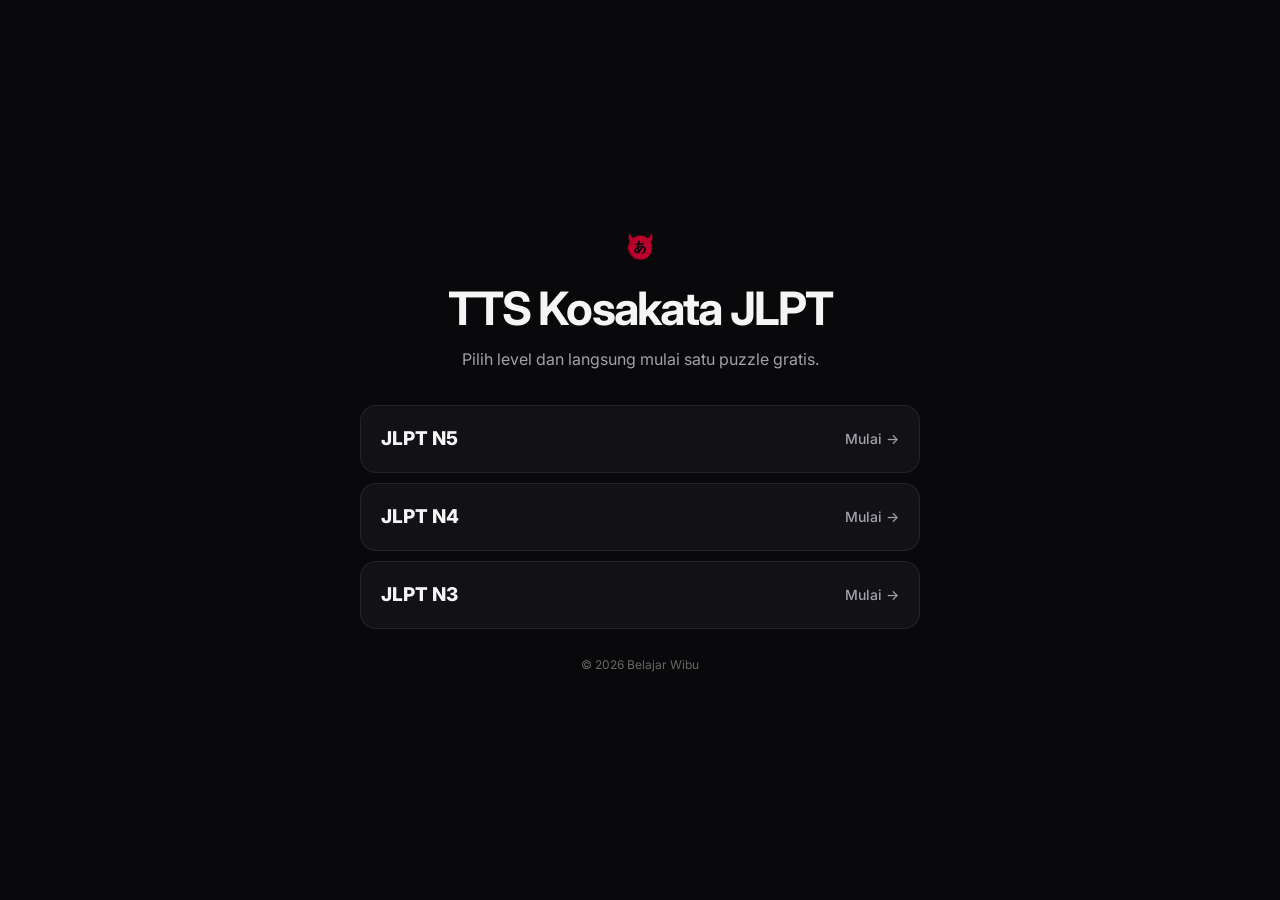
<file: index.html>
<!doctype html>
<html lang="id"><head><meta charset="utf-8" /><script>
      (function () {
        var sensitive = ["attempt","attemptId","verify","verifyToken","access","accessToken","sessionToken","session_token","order_id","orderId","snapToken","snap_token","email","whatsapp","phone"];
        try {
          var url = new URL(window.location.href);
          var saved = {};
          sensitive.forEach(function (key) {
            var value = url.searchParams.get(key);
            if (value) saved[key] = value;
            url.searchParams.delete(key);
          });
          if (saved.attemptId && !saved.attempt) saved.attempt = saved.attemptId;
          if (saved.verifyToken && !saved.verify) saved.verify = saved.verifyToken;
          if (saved.accessToken && !saved.access) saved.access = saved.accessToken;
          if (Object.keys(saved).length) sessionStorage.setItem("bwtx_return_params_v1", JSON.stringify(saved));
          url.hash = "";
          var clean = url.pathname + (url.search ? url.search : "");
          if (clean !== location.pathname + location.search || location.hash) history.replaceState(null, "", clean);
        } catch (error) {}
      })();
    </script><meta name="viewport" content="width=device-width,initial-scale=1" /><title>TTS Kosakata JLPT | Belajar Wibu</title><meta name="description" content="Pilih latihan TTS kosakata JLPT N5, N4, atau N3." /><link rel="icon" href="./favicon.ico?v=4" /><link href="https://fonts.googleapis.com/css2?family=Inter:wght@400;500;600;700;800&family=Noto+Serif+JP:wght@500;700&display=swap" rel="stylesheet" /><style>
:root{--bg:#09090b;--surface:#111116;--line:rgba(255,255,255,.08);--text:#f5f5f5;--muted:#a1a1aa;--red:#d94a43}*{box-sizing:border-box}body{margin:0;min-height:100vh;background:var(--bg);color:var(--text);font-family:Inter,sans-serif}main{width:min(560px,calc(100% - 32px));min-height:100vh;margin:auto;display:grid;align-content:center;padding:36px 0}header{display:grid;justify-items:center;text-align:center;margin-bottom:32px}header img{width:38px;height:38px;object-fit:contain;margin-bottom:14px}h1{margin:0;font-size:clamp(30px,8vw,46px);letter-spacing:-.04em}header p{margin:10px 0 0;color:var(--muted);line-height:1.65}nav{display:grid;gap:10px}a{display:flex;align-items:center;justify-content:space-between;min-height:68px;padding:0 20px;border:1px solid var(--line);border-radius:16px;background:var(--surface);color:var(--text);text-decoration:none;font-size:19px;font-weight:800;transition:.18s}a:hover{border-color:rgba(217,74,67,.55);transform:translateY(-1px)}a span:last-child{color:var(--muted);font-size:14px;font-weight:500}footer{margin-top:28px;text-align:center;color:#666;font-size:12px}</style></head><body><main><header><img src="./favicon.png" alt="" /><h1>TTS Kosakata JLPT</h1><p>Pilih level dan langsung mulai satu puzzle gratis.</p></header><nav><a href="./N5/"><span>JLPT N5</span><span>Mulai →</span></a><a href="./N4/"><span>JLPT N4</span><span>Mulai →</span></a><a href="./N3/"><span>JLPT N3</span><span>Mulai →</span></a></nav><footer>© 2026 Belajar Wibu</footer></main><script src="./assets/bw-tracker.js?v=0.3.2" data-endpoint="https://admin.belajarwibu.com/wp-json/bwt/v1/track" data-page-key="tts_home" data-product-key="tts" data-cookie-domain=".belajarwibu.com"></script></body></html>
</file>
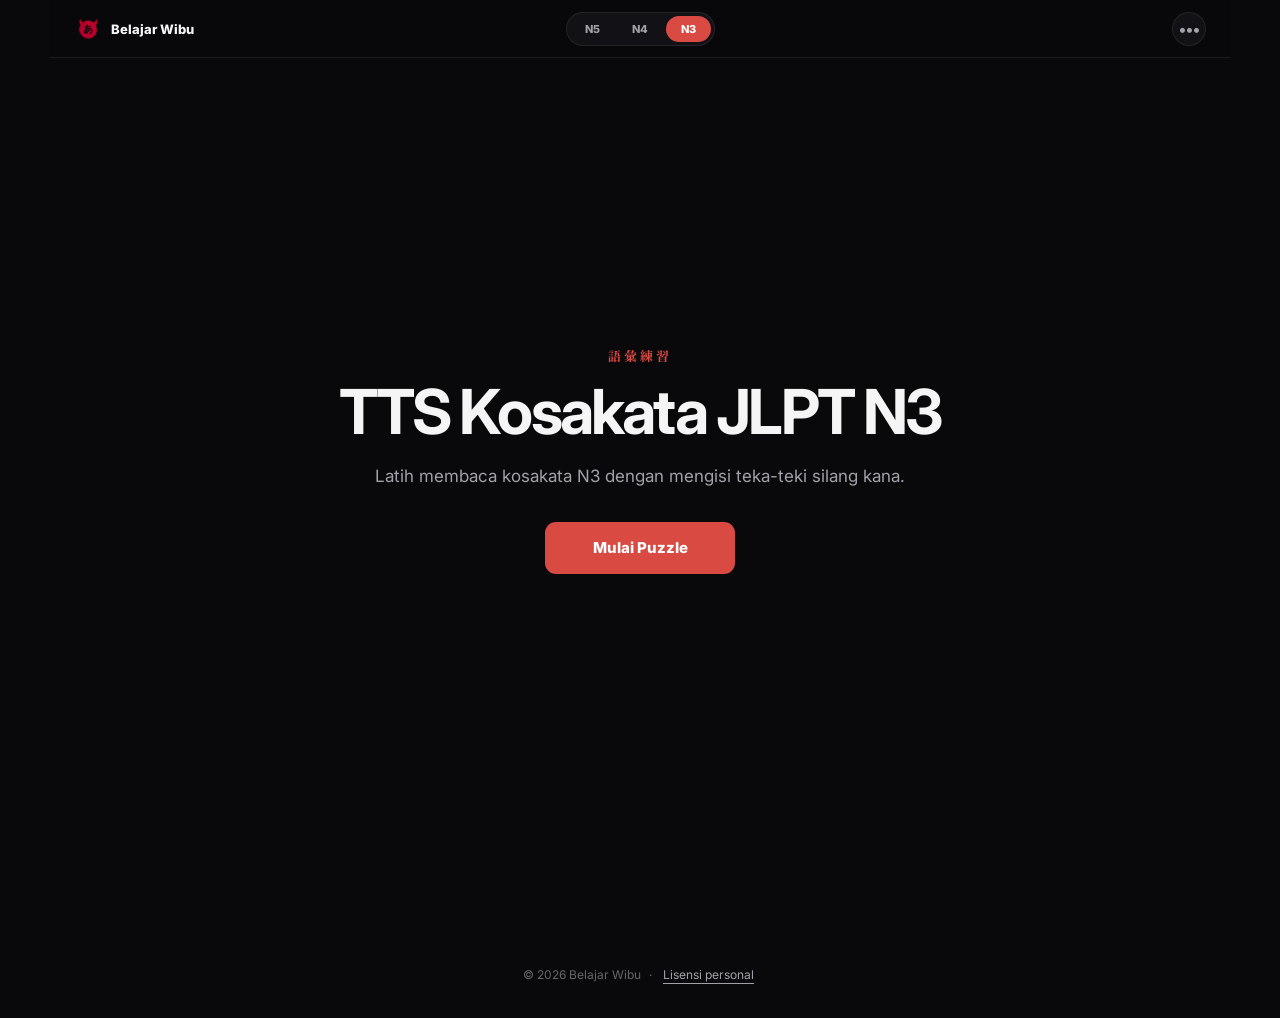
<file: N3/index.html>
<!doctype html>
<html lang="id">
  <head>
    <meta charset="UTF-8" />
    <script>
      (function () {
        var sensitive = ["attempt","attemptId","verify","verifyToken","access","accessToken","sessionToken","session_token","order_id","orderId","snapToken","snap_token","email","whatsapp","phone"];
        try {
          var url = new URL(window.location.href), saved = {};
          sensitive.forEach(function (key) { var value = url.searchParams.get(key); if (value) saved[key] = value; url.searchParams.delete(key); });
          if (saved.attemptId && !saved.attempt) saved.attempt = saved.attemptId;
          if (saved.verifyToken && !saved.verify) saved.verify = saved.verifyToken;
          if (saved.accessToken && !saved.access) saved.access = saved.accessToken;
          if (Object.keys(saved).length) sessionStorage.setItem("bwtx_return_params_v1", JSON.stringify(saved));
          url.hash = "";
          var clean = url.pathname + (url.search || "");
          if (clean !== location.pathname + location.search || location.hash) history.replaceState(null, "", clean);
        } catch (error) {}
      })();
    </script>
    <meta name="viewport" content="width=device-width, initial-scale=1.0" />
    <title>TTS Kosakata JLPT N3 | Belajar Wibu</title>
    <meta name="description" content="Latihan membaca kosakata JLPT N3 melalui teka-teki silang kana." />
    <link rel="shortcut icon" href="../favicon.ico?v=4" />
    <link rel="icon" type="image/png" sizes="32x32" href="../favicon-32x32.png?v=4" />
    <link rel="apple-touch-icon" sizes="180x180" href="../apple-touch-icon.png?v=4" />
    <link href="https://fonts.googleapis.com/css2?family=Inter:wght@400;500;600;700;800&family=Noto+Sans+JP:wght@400;500;700&family=Noto+Serif+JP:wght@500;700&display=swap" rel="stylesheet" />
    <link rel="stylesheet" href="../assets/tts-style.css?v=0.6.6" />
  </head>
  <body data-level="N3" data-product-key="tts_n3_30d" data-bwtx-page="tts_n3">
    <main class="app">
      <header class="topbar">
        <a class="brand" href="../" aria-label="Belajar Wibu TTS"><img src="../favicon.png" alt="" /><span>Belajar Wibu</span></a>
        <nav class="level-nav" aria-label="Pilih level TTS">
          <a class="level-link" data-level="N5" href="../N5/"><span>N5</span><small></small></a>
          <a class="level-link" data-level="N4" href="../N4/"><span>N4</span><small></small></a>
          <a class="level-link current" data-level="N3" href="../N3/"><span>N3</span><small></small></a>
        </nav>
        <div class="top-actions">
          <details class="account-menu" id="account-menu">
            <summary class="icon-btn" aria-label="Menu" title="Menu">•••</summary>
            <div class="account-popover">
              <div class="account-status" id="tts-access-expiry">Satu puzzle gratis tersedia.</div>
              <button type="button" class="menu-btn game-menu-item" id="menu-help-btn">Cara Pakai</button>
              <button type="button" class="menu-btn game-menu-item" id="menu-new-btn">Mulai Puzzle Baru</button>
              <button type="button" class="menu-btn" id="login-open-btn">Masuk dengan data pembelian</button>
              <button type="button" class="menu-btn" id="logout-access-btn" hidden>Keluar dari Perangkat</button>
            </div>
          </details>
        </div>
      </header>

      <section class="start-screen" id="start-screen">
        <div class="hero-simple">
          <div class="hero-kanji">語彙練習</div>
          <h1>TTS Kosakata JLPT N3</h1>
          <p>Latih membaca kosakata N3 dengan mengisi teka-teki silang kana.</p>
          <button class="btn btn-primary hero-start" id="start-btn" type="button">Mulai Puzzle</button>
          <button class="resume-link" id="resume-btn" type="button">Lanjutkan puzzle terakhir</button>
        </div>
      </section>

      <section class="game-screen" id="game-screen">
        <div class="active-clue" id="active-clue" aria-live="polite">
          <div class="active-clue-topline"><span class="active-clue-label">Petunjuk aktif</span></div>
          <div class="active-clue-copy">
            <strong id="active-clue-title">Pilih kotak atau petunjuk.</strong>
            <span id="active-clue-meaning"></span>
            <div class="active-example" id="active-example" hidden><span id="active-example-jp"></span><small id="active-example-id"></small></div>
          </div>
          <input class="direct-entry" id="word-entry-input" type="text" inputmode="text" autocomplete="off" autocapitalize="none" spellcheck="false" aria-label="Ketik jawaban untuk petunjuk aktif" />
        </div>

        <section class="main">
          <div class="board-area">
            <div class="board-shell"><div id="crossword-grid" aria-label="Papan teka-teki silang"></div></div>
            <div class="controls">
              <button class="btn btn-primary" id="check-btn" type="button">Cek</button>
              <button class="btn btn-secondary" id="hint-btn" type="button">3 Hint</button>
              <button class="btn btn-secondary" id="give-up-btn" type="button">Menyerah</button>
            </div>
                        <div class="status" id="status" aria-live="polite"></div>
          </div>

          <aside class="panel" aria-label="Daftar petunjuk">
            <div class="clue-tabs" role="tablist" aria-label="Arah petunjuk">
              <button class="clue-tab active" id="clue-tab-A" type="button" role="tab" aria-selected="true" aria-controls="clue-panel-A" data-dir="A">Mendatar</button>
              <button class="clue-tab" id="clue-tab-D" type="button" role="tab" aria-selected="false" aria-controls="clue-panel-D" data-dir="D">Menurun</button>
            </div>
            <section class="clue-section active" id="clue-panel-A" role="tabpanel" aria-labelledby="clue-tab-A"><ol class="clue-list" id="clues-A"></ol></section>
            <section class="clue-section" id="clue-panel-D" role="tabpanel" aria-labelledby="clue-tab-D" hidden><ol class="clue-list" id="clues-D"></ol></section>
          </aside>
        </section>
      </section>

      <footer class="footer">© 2026 Belajar Wibu <span>·</span> <button type="button" id="license-footer-btn">Lisensi personal</button></footer>
    </main>

    <div class="modal" id="help-modal" role="dialog" aria-modal="true" aria-labelledby="help-title"><div class="modal-card">
      <div class="modal-head"><h2 class="modal-title" id="help-title">Cara Pakai</h2><button class="icon-btn modal-close" type="button" data-close="help-modal" aria-label="Tutup">×</button></div>
      <div class="modal-body"><ol class="help-list">
        <li><strong>Pilih petunjuk atau kotak.</strong><span>Kata kanji ditampilkan sebagai petunjuk. Kata kana disembunyikan sampai jawaban benar.</span></li>
        <li><strong>Ketik cara bacanya secara alami.</strong><span><code>jinsei</code> menjadi じんせい, <code>shu</code> menjadi し・ゅ, dan <code>kitte</code> menjadi き・っ・て.</span></li>
        <li><strong>Katakana tetap ditulis sebagai katakana.</strong><span><code>koohii</code> atau <code>ko-hi-</code> menjadi コ・ー・ヒ・ー.</span></li>
        <li><strong>Ketik langsung ke kotak.</strong><span>Pilih kotak atau petunjuk pada papan 9×9, lalu ketik romaji atau kana. Hasilnya langsung muncul pada grid.</span></li>
        <li><strong>Periksa jawaban yang sudah diisi.</strong><span>Tekan Enter atau tombol Cek. Kotak kosong tidak dianggap salah.</span></li>
        <li><strong>Progress tersimpan otomatis.</strong><span>Kamu bisa melanjutkan puzzle yang belum selesai dari halaman awal.</span></li>
      </ol></div>
    </div></div>

    <div class="modal" id="license-modal" role="dialog" aria-modal="true" aria-labelledby="license-title"><div class="modal-card">
      <div class="modal-head"><h2 class="modal-title" id="license-title">Lisensi Personal</h2><button class="icon-btn modal-close" type="button" data-close="license-modal" aria-label="Tutup">×</button></div>
      <div class="modal-body"><p>Produk ini untuk penggunaan pribadi. File dan akses tidak boleh dijual ulang, dibagikan ulang, atau digunakan sebagai materi komersial tanpa izin.</p></div>
    </div></div>

    <div class="modal" id="result-modal" role="dialog" aria-modal="true" aria-labelledby="result-title"><div class="modal-card result-card">
      <div class="modal-head"><h2 class="modal-title jp-title" id="result-title">おつかれさま！</h2><button class="icon-btn modal-close" type="button" data-close="result-modal" aria-label="Tutup">×</button></div>
      <div class="modal-body"><p id="result-summary"></p><div class="result-list" id="result-list"></div></div>
      <div class="modal-actions"><button class="btn btn-secondary" type="button" data-close="result-modal">Lihat Papan</button><button class="btn btn-primary" type="button" id="result-new-btn">Puzzle Berikutnya</button></div>
    </div></div>

    <div class="modal" id="new-confirm-modal" role="dialog" aria-modal="true" aria-labelledby="new-confirm-title"><div class="modal-card">
      <div class="modal-head"><h2 class="modal-title" id="new-confirm-title">Mulai puzzle baru?</h2><button class="icon-btn modal-close" type="button" data-close="new-confirm-modal" aria-label="Tutup">×</button></div>
      <div class="modal-body"><p>Progres puzzle saat ini akan diganti.</p></div>
      <div class="modal-actions"><button class="btn btn-secondary" type="button" data-close="new-confirm-modal">Batal</button><button class="btn btn-primary" type="button" id="confirm-new-btn">Mulai Baru</button></div>
    </div></div>

    <div class="modal" id="give-up-modal" role="dialog" aria-modal="true" aria-labelledby="give-up-title"><div class="modal-card">
      <div class="modal-head"><h2 class="modal-title" id="give-up-title">Akhiri puzzle?</h2><button class="icon-btn modal-close" type="button" data-close="give-up-modal" aria-label="Tutup">×</button></div>
      <div class="modal-body"><p>Semua jawaban akan ditampilkan dan puzzle ini dianggap selesai.</p></div>
      <div class="modal-actions"><button class="btn btn-secondary" type="button" data-close="give-up-modal">Batal</button><button class="btn btn-primary" type="button" id="confirm-give-up-btn">Akhiri Puzzle</button></div>
    </div></div>

    <div class="modal tts-checkout-modal" id="tts-checkout-modal" role="dialog" aria-modal="true" aria-labelledby="tts-checkout-title"><div class="tts-checkout-card">
      <div class="tts-checkout-head"><div><div class="paywall-label" id="tts-paywall-label">Puzzle gratis selesai</div><h2 class="tts-checkout-title" id="tts-checkout-title">Lanjutkan latihan</h2><p class="tts-checkout-subtitle" id="tts-checkout-subtitle">Buka akses TTS N3 untuk membuat puzzle berikutnya.</p></div><button class="icon-btn" id="tts-checkout-close" type="button" aria-label="Tutup akses">×</button></div>

      <div class="access-view" id="access-purchase-view">
        <form class="tts-checkout-form" id="tts-checkout-form" method="post">
          <label class="tts-checkout-field">Nama
            <input id="tts-buyer-name" type="text" autocomplete="name" placeholder="Nama kamu" required />
          </label>
          <label class="tts-checkout-field">Email
            <input id="tts-buyer-email" type="email" autocomplete="email" placeholder="emailaktif@gmail.com" required />
          </label>
          <label class="tts-checkout-field">Nomor WhatsApp
            <input id="tts-buyer-whatsapp" type="tel" autocomplete="tel" placeholder="08xxxxxxxxxx" required />
          </label>

          <div class="pay-what-you-want">
            <div class="amount-heading"><span>Bayar seikhlasnya</span></div>
            <div class="amount-presets" role="group" aria-label="Pilih nominal pembayaran">
              <button class="amount-option" type="button" data-tts-amount="10000" aria-pressed="false">Rp10.000</button>
              <button class="amount-option active" type="button" data-tts-amount="25000" aria-pressed="true">Rp25.000</button>
              <button class="amount-option" type="button" data-tts-amount="50000" aria-pressed="false">Rp50.000</button>
              <button class="amount-option" type="button" data-tts-amount="100000" aria-pressed="false">Rp100.000</button>
            </div>
            <button class="custom-amount-toggle" id="tts-custom-amount-toggle" type="button" aria-pressed="false">Isi sendiri</button>
            <label class="tts-checkout-field custom-amount-field" id="tts-custom-amount-field" hidden>Nominal pembayaran
              <input id="tts-custom-amount" type="number" inputmode="numeric" min="10000" step="1000" value="25000" />
            </label>
            <p class="checkout-value-note">Kalau TTS ini membantu belajarmu, pilih nominal seikhlasnya yang menurutmu layak.</p>
          </div>

          <div class="tts-checkout-error" id="tts-checkout-error" aria-live="polite"></div>
          <button class="btn btn-primary tts-checkout-submit" id="tts-checkout-submit" type="submit">Lanjut Bayar · Rp25.000</button>
          <button class="checkout-recover" id="access-login-switch" type="button">Sudah pernah bayar? Masuk</button>
        </form>
      </div>

      <div class="access-view" id="access-login-view" hidden>
        <form class="tts-checkout-form" id="access-login-form" method="post">
          <label class="tts-checkout-field">Email atau nomor WhatsApp<input id="access-login-identifier" type="text" autocomplete="username" inputmode="text" placeholder="Email atau 08xxxxxxxxxx" required /></label>
          <div class="tts-checkout-error" id="access-login-error" aria-live="polite"></div>
          <button class="btn btn-primary tts-checkout-submit" id="access-login-submit" type="submit">Masuk &amp; Buka Akses</button>
          <button class="checkout-recover" id="access-purchase-switch" type="button">Kembali ke pilihan akses</button>
        </form>
      </div>
    </div></div>

    <script src="./vocab.js?v=0.6.0"></script>
    <script src="../assets/tts-app.js?v=0.6.6"></script>
    <script src="../assets/bw-tracker.js?v=0.3.2" data-endpoint="https://admin.belajarwibu.com/wp-json/bwt/v1/track" data-page-key="tts_n3" data-product-key="tts_n3_30d" data-cookie-domain=".belajarwibu.com"></script>
  </body>
</html>
</file>
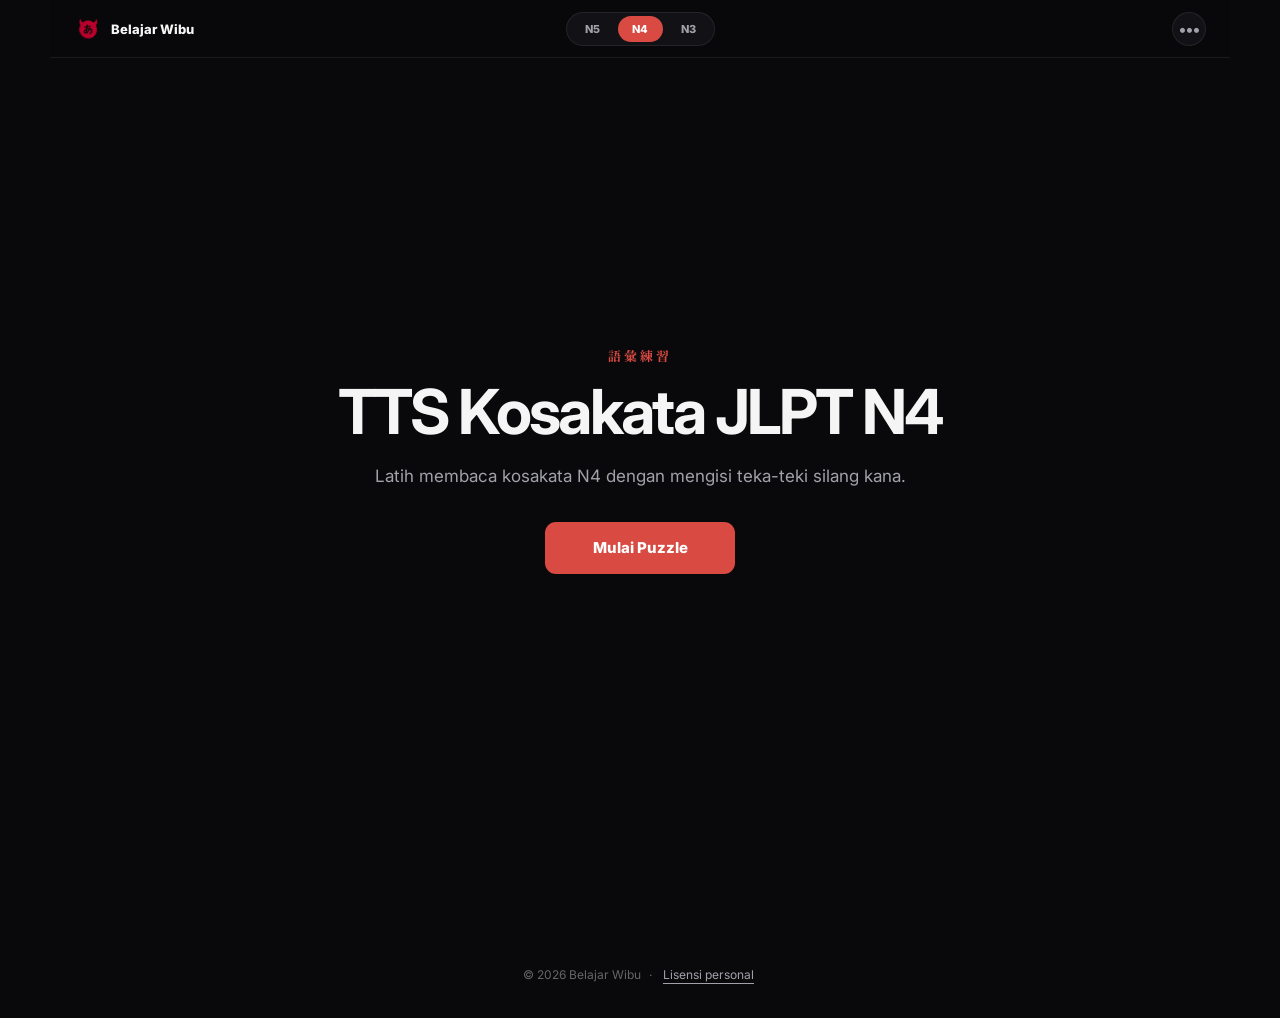
<file: N4/index.html>
<!doctype html>
<html lang="id">
  <head>
    <meta charset="UTF-8" />
    <script>
      (function () {
        var sensitive = ["attempt","attemptId","verify","verifyToken","access","accessToken","sessionToken","session_token","order_id","orderId","snapToken","snap_token","email","whatsapp","phone"];
        try {
          var url = new URL(window.location.href), saved = {};
          sensitive.forEach(function (key) { var value = url.searchParams.get(key); if (value) saved[key] = value; url.searchParams.delete(key); });
          if (saved.attemptId && !saved.attempt) saved.attempt = saved.attemptId;
          if (saved.verifyToken && !saved.verify) saved.verify = saved.verifyToken;
          if (saved.accessToken && !saved.access) saved.access = saved.accessToken;
          if (Object.keys(saved).length) sessionStorage.setItem("bwtx_return_params_v1", JSON.stringify(saved));
          url.hash = "";
          var clean = url.pathname + (url.search || "");
          if (clean !== location.pathname + location.search || location.hash) history.replaceState(null, "", clean);
        } catch (error) {}
      })();
    </script>
    <meta name="viewport" content="width=device-width, initial-scale=1.0" />
    <title>TTS Kosakata JLPT N4 | Belajar Wibu</title>
    <meta name="description" content="Latihan membaca kosakata JLPT N4 melalui teka-teki silang kana." />
    <link rel="shortcut icon" href="../favicon.ico?v=4" />
    <link rel="icon" type="image/png" sizes="32x32" href="../favicon-32x32.png?v=4" />
    <link rel="apple-touch-icon" sizes="180x180" href="../apple-touch-icon.png?v=4" />
    <link href="https://fonts.googleapis.com/css2?family=Inter:wght@400;500;600;700;800&family=Noto+Sans+JP:wght@400;500;700&family=Noto+Serif+JP:wght@500;700&display=swap" rel="stylesheet" />
    <link rel="stylesheet" href="../assets/tts-style.css?v=0.6.6" />
  </head>
  <body data-level="N4" data-product-key="tts_n4_30d" data-bwtx-page="tts_n4">
    <main class="app">
      <header class="topbar">
        <a class="brand" href="../" aria-label="Belajar Wibu TTS"><img src="../favicon.png" alt="" /><span>Belajar Wibu</span></a>
        <nav class="level-nav" aria-label="Pilih level TTS">
          <a class="level-link" data-level="N5" href="../N5/"><span>N5</span><small></small></a>
          <a class="level-link current" data-level="N4" href="../N4/"><span>N4</span><small></small></a>
          <a class="level-link" data-level="N3" href="../N3/"><span>N3</span><small></small></a>
        </nav>
        <div class="top-actions">
          <details class="account-menu" id="account-menu">
            <summary class="icon-btn" aria-label="Menu" title="Menu">•••</summary>
            <div class="account-popover">
              <div class="account-status" id="tts-access-expiry">Satu puzzle gratis tersedia.</div>
              <button type="button" class="menu-btn game-menu-item" id="menu-help-btn">Cara Pakai</button>
              <button type="button" class="menu-btn game-menu-item" id="menu-new-btn">Mulai Puzzle Baru</button>
              <button type="button" class="menu-btn" id="login-open-btn">Masuk dengan data pembelian</button>
              <button type="button" class="menu-btn" id="logout-access-btn" hidden>Keluar dari Perangkat</button>
            </div>
          </details>
        </div>
      </header>

      <section class="start-screen" id="start-screen">
        <div class="hero-simple">
          <div class="hero-kanji">語彙練習</div>
          <h1>TTS Kosakata JLPT N4</h1>
          <p>Latih membaca kosakata N4 dengan mengisi teka-teki silang kana.</p>
          <button class="btn btn-primary hero-start" id="start-btn" type="button">Mulai Puzzle</button>
          <button class="resume-link" id="resume-btn" type="button">Lanjutkan puzzle terakhir</button>
        </div>
      </section>

      <section class="game-screen" id="game-screen">
        <div class="active-clue" id="active-clue" aria-live="polite">
          <div class="active-clue-topline"><span class="active-clue-label">Petunjuk aktif</span></div>
          <div class="active-clue-copy">
            <strong id="active-clue-title">Pilih kotak atau petunjuk.</strong>
            <span id="active-clue-meaning"></span>
            <div class="active-example" id="active-example" hidden><span id="active-example-jp"></span><small id="active-example-id"></small></div>
          </div>
          <input class="direct-entry" id="word-entry-input" type="text" inputmode="text" autocomplete="off" autocapitalize="none" spellcheck="false" aria-label="Ketik jawaban untuk petunjuk aktif" />
        </div>

        <section class="main">
          <div class="board-area">
            <div class="board-shell"><div id="crossword-grid" aria-label="Papan teka-teki silang"></div></div>
            <div class="controls">
              <button class="btn btn-primary" id="check-btn" type="button">Cek</button>
              <button class="btn btn-secondary" id="hint-btn" type="button">3 Hint</button>
              <button class="btn btn-secondary" id="give-up-btn" type="button">Menyerah</button>
            </div>
                        <div class="status" id="status" aria-live="polite"></div>
          </div>

          <aside class="panel" aria-label="Daftar petunjuk">
            <div class="clue-tabs" role="tablist" aria-label="Arah petunjuk">
              <button class="clue-tab active" id="clue-tab-A" type="button" role="tab" aria-selected="true" aria-controls="clue-panel-A" data-dir="A">Mendatar</button>
              <button class="clue-tab" id="clue-tab-D" type="button" role="tab" aria-selected="false" aria-controls="clue-panel-D" data-dir="D">Menurun</button>
            </div>
            <section class="clue-section active" id="clue-panel-A" role="tabpanel" aria-labelledby="clue-tab-A"><ol class="clue-list" id="clues-A"></ol></section>
            <section class="clue-section" id="clue-panel-D" role="tabpanel" aria-labelledby="clue-tab-D" hidden><ol class="clue-list" id="clues-D"></ol></section>
          </aside>
        </section>
      </section>

      <footer class="footer">© 2026 Belajar Wibu <span>·</span> <button type="button" id="license-footer-btn">Lisensi personal</button></footer>
    </main>

    <div class="modal" id="help-modal" role="dialog" aria-modal="true" aria-labelledby="help-title"><div class="modal-card">
      <div class="modal-head"><h2 class="modal-title" id="help-title">Cara Pakai</h2><button class="icon-btn modal-close" type="button" data-close="help-modal" aria-label="Tutup">×</button></div>
      <div class="modal-body"><ol class="help-list">
        <li><strong>Pilih petunjuk atau kotak.</strong><span>Kata kanji ditampilkan sebagai petunjuk. Kata kana disembunyikan sampai jawaban benar.</span></li>
        <li><strong>Ketik cara bacanya secara alami.</strong><span><code>jinsei</code> menjadi じんせい, <code>shu</code> menjadi し・ゅ, dan <code>kitte</code> menjadi き・っ・て.</span></li>
        <li><strong>Katakana tetap ditulis sebagai katakana.</strong><span><code>koohii</code> atau <code>ko-hi-</code> menjadi コ・ー・ヒ・ー.</span></li>
        <li><strong>Ketik langsung ke kotak.</strong><span>Pilih kotak atau petunjuk pada papan 9×9, lalu ketik romaji atau kana. Hasilnya langsung muncul pada grid.</span></li>
        <li><strong>Periksa jawaban yang sudah diisi.</strong><span>Tekan Enter atau tombol Cek. Kotak kosong tidak dianggap salah.</span></li>
        <li><strong>Progress tersimpan otomatis.</strong><span>Kamu bisa melanjutkan puzzle yang belum selesai dari halaman awal.</span></li>
      </ol></div>
    </div></div>

    <div class="modal" id="license-modal" role="dialog" aria-modal="true" aria-labelledby="license-title"><div class="modal-card">
      <div class="modal-head"><h2 class="modal-title" id="license-title">Lisensi Personal</h2><button class="icon-btn modal-close" type="button" data-close="license-modal" aria-label="Tutup">×</button></div>
      <div class="modal-body"><p>Produk ini untuk penggunaan pribadi. File dan akses tidak boleh dijual ulang, dibagikan ulang, atau digunakan sebagai materi komersial tanpa izin.</p></div>
    </div></div>

    <div class="modal" id="result-modal" role="dialog" aria-modal="true" aria-labelledby="result-title"><div class="modal-card result-card">
      <div class="modal-head"><h2 class="modal-title jp-title" id="result-title">おつかれさま！</h2><button class="icon-btn modal-close" type="button" data-close="result-modal" aria-label="Tutup">×</button></div>
      <div class="modal-body"><p id="result-summary"></p><div class="result-list" id="result-list"></div></div>
      <div class="modal-actions"><button class="btn btn-secondary" type="button" data-close="result-modal">Lihat Papan</button><button class="btn btn-primary" type="button" id="result-new-btn">Puzzle Berikutnya</button></div>
    </div></div>

    <div class="modal" id="new-confirm-modal" role="dialog" aria-modal="true" aria-labelledby="new-confirm-title"><div class="modal-card">
      <div class="modal-head"><h2 class="modal-title" id="new-confirm-title">Mulai puzzle baru?</h2><button class="icon-btn modal-close" type="button" data-close="new-confirm-modal" aria-label="Tutup">×</button></div>
      <div class="modal-body"><p>Progres puzzle saat ini akan diganti.</p></div>
      <div class="modal-actions"><button class="btn btn-secondary" type="button" data-close="new-confirm-modal">Batal</button><button class="btn btn-primary" type="button" id="confirm-new-btn">Mulai Baru</button></div>
    </div></div>

    <div class="modal" id="give-up-modal" role="dialog" aria-modal="true" aria-labelledby="give-up-title"><div class="modal-card">
      <div class="modal-head"><h2 class="modal-title" id="give-up-title">Akhiri puzzle?</h2><button class="icon-btn modal-close" type="button" data-close="give-up-modal" aria-label="Tutup">×</button></div>
      <div class="modal-body"><p>Semua jawaban akan ditampilkan dan puzzle ini dianggap selesai.</p></div>
      <div class="modal-actions"><button class="btn btn-secondary" type="button" data-close="give-up-modal">Batal</button><button class="btn btn-primary" type="button" id="confirm-give-up-btn">Akhiri Puzzle</button></div>
    </div></div>

    <div class="modal tts-checkout-modal" id="tts-checkout-modal" role="dialog" aria-modal="true" aria-labelledby="tts-checkout-title"><div class="tts-checkout-card">
      <div class="tts-checkout-head"><div><div class="paywall-label" id="tts-paywall-label">Puzzle gratis selesai</div><h2 class="tts-checkout-title" id="tts-checkout-title">Lanjutkan latihan</h2><p class="tts-checkout-subtitle" id="tts-checkout-subtitle">Buka akses TTS N4 untuk membuat puzzle berikutnya.</p></div><button class="icon-btn" id="tts-checkout-close" type="button" aria-label="Tutup akses">×</button></div>

      <div class="access-view" id="access-purchase-view">
        <form class="tts-checkout-form" id="tts-checkout-form" method="post">
          <label class="tts-checkout-field">Nama
            <input id="tts-buyer-name" type="text" autocomplete="name" placeholder="Nama kamu" required />
          </label>
          <label class="tts-checkout-field">Email
            <input id="tts-buyer-email" type="email" autocomplete="email" placeholder="emailaktif@gmail.com" required />
          </label>
          <label class="tts-checkout-field">Nomor WhatsApp
            <input id="tts-buyer-whatsapp" type="tel" autocomplete="tel" placeholder="08xxxxxxxxxx" required />
          </label>

          <div class="pay-what-you-want">
            <div class="amount-heading"><span>Bayar seikhlasnya</span></div>
            <div class="amount-presets" role="group" aria-label="Pilih nominal pembayaran">
              <button class="amount-option" type="button" data-tts-amount="10000" aria-pressed="false">Rp10.000</button>
              <button class="amount-option active" type="button" data-tts-amount="25000" aria-pressed="true">Rp25.000</button>
              <button class="amount-option" type="button" data-tts-amount="50000" aria-pressed="false">Rp50.000</button>
              <button class="amount-option" type="button" data-tts-amount="100000" aria-pressed="false">Rp100.000</button>
            </div>
            <button class="custom-amount-toggle" id="tts-custom-amount-toggle" type="button" aria-pressed="false">Isi sendiri</button>
            <label class="tts-checkout-field custom-amount-field" id="tts-custom-amount-field" hidden>Nominal pembayaran
              <input id="tts-custom-amount" type="number" inputmode="numeric" min="10000" step="1000" value="25000" />
            </label>
            <p class="checkout-value-note">Kalau TTS ini membantu belajarmu, pilih nominal seikhlasnya yang menurutmu layak.</p>
          </div>

          <div class="tts-checkout-error" id="tts-checkout-error" aria-live="polite"></div>
          <button class="btn btn-primary tts-checkout-submit" id="tts-checkout-submit" type="submit">Lanjut Bayar · Rp25.000</button>
          <button class="checkout-recover" id="access-login-switch" type="button">Sudah pernah bayar? Masuk</button>
        </form>
      </div>

      <div class="access-view" id="access-login-view" hidden>
        <form class="tts-checkout-form" id="access-login-form" method="post">
          <label class="tts-checkout-field">Email atau nomor WhatsApp<input id="access-login-identifier" type="text" autocomplete="username" inputmode="text" placeholder="Email atau 08xxxxxxxxxx" required /></label>
          <div class="tts-checkout-error" id="access-login-error" aria-live="polite"></div>
          <button class="btn btn-primary tts-checkout-submit" id="access-login-submit" type="submit">Masuk &amp; Buka Akses</button>
          <button class="checkout-recover" id="access-purchase-switch" type="button">Kembali ke pilihan akses</button>
        </form>
      </div>
    </div></div>

    <script src="./vocab.js?v=0.6.0"></script>
    <script src="../assets/tts-app.js?v=0.6.6"></script>
    <script src="../assets/bw-tracker.js?v=0.3.2" data-endpoint="https://admin.belajarwibu.com/wp-json/bwt/v1/track" data-page-key="tts_n4" data-product-key="tts_n4_30d" data-cookie-domain=".belajarwibu.com"></script>
  </body>
</html>
</file>
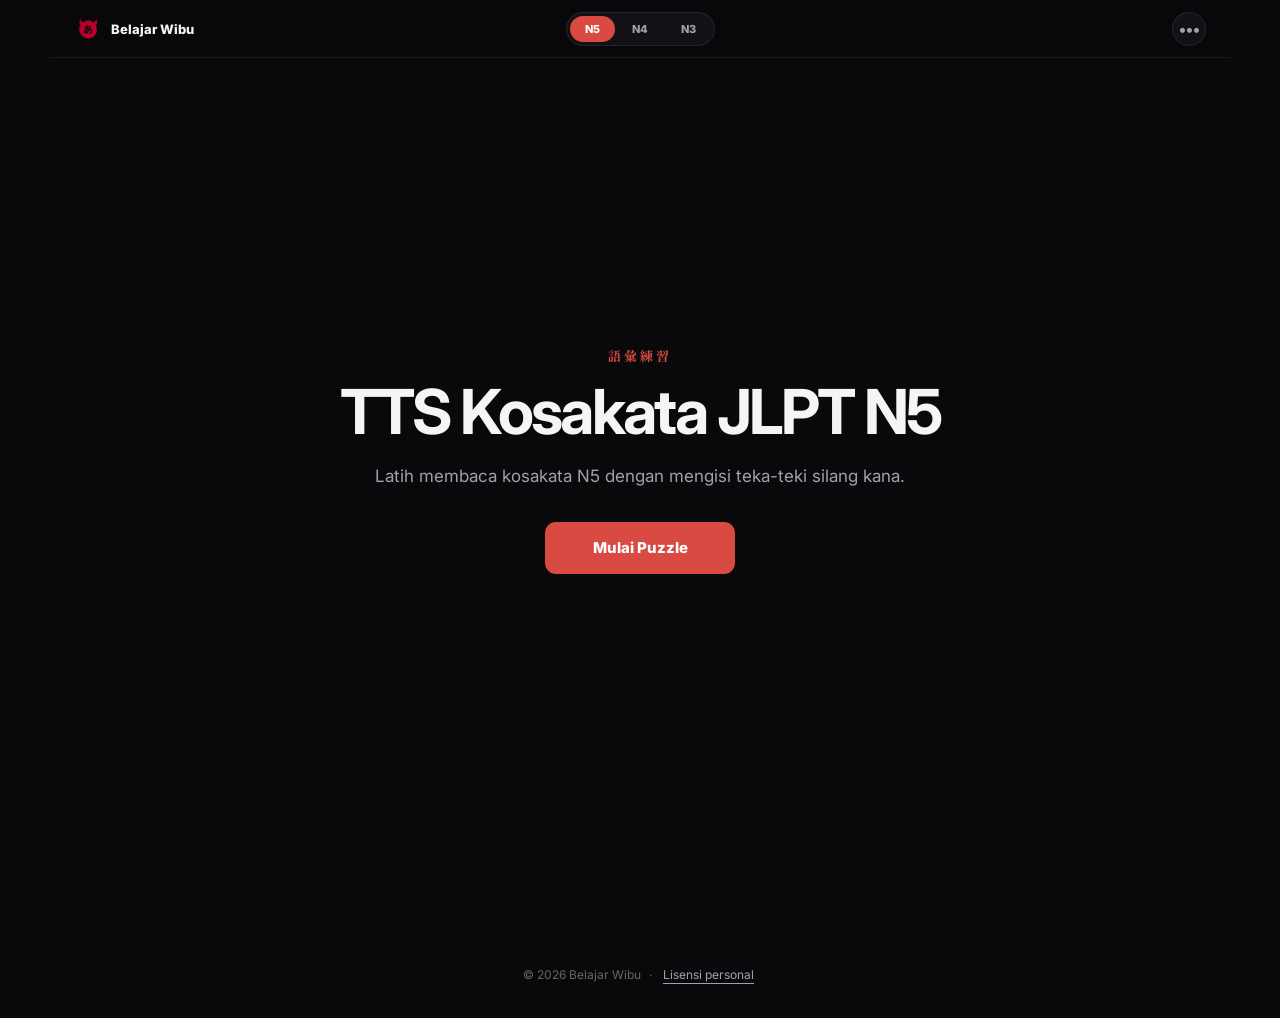
<file: N5/index.html>
<!doctype html>
<html lang="id">
  <head>
    <meta charset="UTF-8" />
    <script>
      (function () {
        var sensitive = ["attempt","attemptId","verify","verifyToken","access","accessToken","sessionToken","session_token","order_id","orderId","snapToken","snap_token","email","whatsapp","phone"];
        try {
          var url = new URL(window.location.href), saved = {};
          sensitive.forEach(function (key) { var value = url.searchParams.get(key); if (value) saved[key] = value; url.searchParams.delete(key); });
          if (saved.attemptId && !saved.attempt) saved.attempt = saved.attemptId;
          if (saved.verifyToken && !saved.verify) saved.verify = saved.verifyToken;
          if (saved.accessToken && !saved.access) saved.access = saved.accessToken;
          if (Object.keys(saved).length) sessionStorage.setItem("bwtx_return_params_v1", JSON.stringify(saved));
          url.hash = "";
          var clean = url.pathname + (url.search || "");
          if (clean !== location.pathname + location.search || location.hash) history.replaceState(null, "", clean);
        } catch (error) {}
      })();
    </script>
    <meta name="viewport" content="width=device-width, initial-scale=1.0" />
    <title>TTS Kosakata JLPT N5 | Belajar Wibu</title>
    <meta name="description" content="Latihan membaca kosakata JLPT N5 melalui teka-teki silang kana." />
    <link rel="shortcut icon" href="../favicon.ico?v=4" />
    <link rel="icon" type="image/png" sizes="32x32" href="../favicon-32x32.png?v=4" />
    <link rel="apple-touch-icon" sizes="180x180" href="../apple-touch-icon.png?v=4" />
    <link href="https://fonts.googleapis.com/css2?family=Inter:wght@400;500;600;700;800&family=Noto+Sans+JP:wght@400;500;700&family=Noto+Serif+JP:wght@500;700&display=swap" rel="stylesheet" />
    <link rel="stylesheet" href="../assets/tts-style.css?v=0.6.6" />
  </head>
  <body data-level="N5" data-product-key="tts_n5_30d" data-bwtx-page="tts_n5">
    <main class="app">
      <header class="topbar">
        <a class="brand" href="../" aria-label="Belajar Wibu TTS"><img src="../favicon.png" alt="" /><span>Belajar Wibu</span></a>
        <nav class="level-nav" aria-label="Pilih level TTS">
          <a class="level-link current" data-level="N5" href="../N5/"><span>N5</span><small></small></a>
          <a class="level-link" data-level="N4" href="../N4/"><span>N4</span><small></small></a>
          <a class="level-link" data-level="N3" href="../N3/"><span>N3</span><small></small></a>
        </nav>
        <div class="top-actions">
          <details class="account-menu" id="account-menu">
            <summary class="icon-btn" aria-label="Menu" title="Menu">•••</summary>
            <div class="account-popover">
              <div class="account-status" id="tts-access-expiry">Satu puzzle gratis tersedia.</div>
              <button type="button" class="menu-btn game-menu-item" id="menu-help-btn">Cara Pakai</button>
              <button type="button" class="menu-btn game-menu-item" id="menu-new-btn">Mulai Puzzle Baru</button>
              <button type="button" class="menu-btn" id="login-open-btn">Masuk dengan data pembelian</button>
              <button type="button" class="menu-btn" id="logout-access-btn" hidden>Keluar dari Perangkat</button>
            </div>
          </details>
        </div>
      </header>

      <section class="start-screen" id="start-screen">
        <div class="hero-simple">
          <div class="hero-kanji">語彙練習</div>
          <h1>TTS Kosakata JLPT N5</h1>
          <p>Latih membaca kosakata N5 dengan mengisi teka-teki silang kana.</p>
          <button class="btn btn-primary hero-start" id="start-btn" type="button">Mulai Puzzle</button>
          <button class="resume-link" id="resume-btn" type="button">Lanjutkan puzzle terakhir</button>
        </div>
      </section>

      <section class="game-screen" id="game-screen">
        <div class="active-clue" id="active-clue" aria-live="polite">
          <div class="active-clue-topline"><span class="active-clue-label">Petunjuk aktif</span></div>
          <div class="active-clue-copy">
            <strong id="active-clue-title">Pilih kotak atau petunjuk.</strong>
            <span id="active-clue-meaning"></span>
            <div class="active-example" id="active-example" hidden><span id="active-example-jp"></span><small id="active-example-id"></small></div>
          </div>
          <input class="direct-entry" id="word-entry-input" type="text" inputmode="text" autocomplete="off" autocapitalize="none" spellcheck="false" aria-label="Ketik jawaban untuk petunjuk aktif" />
        </div>

        <section class="main">
          <div class="board-area">
            <div class="board-shell"><div id="crossword-grid" aria-label="Papan teka-teki silang"></div></div>
            <div class="controls">
              <button class="btn btn-primary" id="check-btn" type="button">Cek</button>
              <button class="btn btn-secondary" id="hint-btn" type="button">3 Hint</button>
              <button class="btn btn-secondary" id="give-up-btn" type="button">Menyerah</button>
            </div>
                        <div class="status" id="status" aria-live="polite"></div>
          </div>

          <aside class="panel" aria-label="Daftar petunjuk">
            <div class="clue-tabs" role="tablist" aria-label="Arah petunjuk">
              <button class="clue-tab active" id="clue-tab-A" type="button" role="tab" aria-selected="true" aria-controls="clue-panel-A" data-dir="A">Mendatar</button>
              <button class="clue-tab" id="clue-tab-D" type="button" role="tab" aria-selected="false" aria-controls="clue-panel-D" data-dir="D">Menurun</button>
            </div>
            <section class="clue-section active" id="clue-panel-A" role="tabpanel" aria-labelledby="clue-tab-A"><ol class="clue-list" id="clues-A"></ol></section>
            <section class="clue-section" id="clue-panel-D" role="tabpanel" aria-labelledby="clue-tab-D" hidden><ol class="clue-list" id="clues-D"></ol></section>
          </aside>
        </section>
      </section>

      <footer class="footer">© 2026 Belajar Wibu <span>·</span> <button type="button" id="license-footer-btn">Lisensi personal</button></footer>
    </main>

    <div class="modal" id="help-modal" role="dialog" aria-modal="true" aria-labelledby="help-title"><div class="modal-card">
      <div class="modal-head"><h2 class="modal-title" id="help-title">Cara Pakai</h2><button class="icon-btn modal-close" type="button" data-close="help-modal" aria-label="Tutup">×</button></div>
      <div class="modal-body"><ol class="help-list">
        <li><strong>Pilih petunjuk atau kotak.</strong><span>Kata kanji ditampilkan sebagai petunjuk. Kata kana disembunyikan sampai jawaban benar.</span></li>
        <li><strong>Ketik cara bacanya secara alami.</strong><span><code>jinsei</code> menjadi じんせい, <code>shu</code> menjadi し・ゅ, dan <code>kitte</code> menjadi き・っ・て.</span></li>
        <li><strong>Katakana tetap ditulis sebagai katakana.</strong><span><code>koohii</code> atau <code>ko-hi-</code> menjadi コ・ー・ヒ・ー.</span></li>
        <li><strong>Ketik langsung ke kotak.</strong><span>Pilih kotak atau petunjuk pada papan 9×9, lalu ketik romaji atau kana. Hasilnya langsung muncul pada grid.</span></li>
        <li><strong>Periksa jawaban yang sudah diisi.</strong><span>Tekan Enter atau tombol Cek. Kotak kosong tidak dianggap salah.</span></li>
        <li><strong>Progress tersimpan otomatis.</strong><span>Kamu bisa melanjutkan puzzle yang belum selesai dari halaman awal.</span></li>
      </ol></div>
    </div></div>

    <div class="modal" id="license-modal" role="dialog" aria-modal="true" aria-labelledby="license-title"><div class="modal-card">
      <div class="modal-head"><h2 class="modal-title" id="license-title">Lisensi Personal</h2><button class="icon-btn modal-close" type="button" data-close="license-modal" aria-label="Tutup">×</button></div>
      <div class="modal-body"><p>Produk ini untuk penggunaan pribadi. File dan akses tidak boleh dijual ulang, dibagikan ulang, atau digunakan sebagai materi komersial tanpa izin.</p></div>
    </div></div>

    <div class="modal" id="result-modal" role="dialog" aria-modal="true" aria-labelledby="result-title"><div class="modal-card result-card">
      <div class="modal-head"><h2 class="modal-title jp-title" id="result-title">おつかれさま！</h2><button class="icon-btn modal-close" type="button" data-close="result-modal" aria-label="Tutup">×</button></div>
      <div class="modal-body"><p id="result-summary"></p><div class="result-list" id="result-list"></div></div>
      <div class="modal-actions"><button class="btn btn-secondary" type="button" data-close="result-modal">Lihat Papan</button><button class="btn btn-primary" type="button" id="result-new-btn">Puzzle Berikutnya</button></div>
    </div></div>

    <div class="modal" id="new-confirm-modal" role="dialog" aria-modal="true" aria-labelledby="new-confirm-title"><div class="modal-card">
      <div class="modal-head"><h2 class="modal-title" id="new-confirm-title">Mulai puzzle baru?</h2><button class="icon-btn modal-close" type="button" data-close="new-confirm-modal" aria-label="Tutup">×</button></div>
      <div class="modal-body"><p>Progres puzzle saat ini akan diganti.</p></div>
      <div class="modal-actions"><button class="btn btn-secondary" type="button" data-close="new-confirm-modal">Batal</button><button class="btn btn-primary" type="button" id="confirm-new-btn">Mulai Baru</button></div>
    </div></div>

    <div class="modal" id="give-up-modal" role="dialog" aria-modal="true" aria-labelledby="give-up-title"><div class="modal-card">
      <div class="modal-head"><h2 class="modal-title" id="give-up-title">Akhiri puzzle?</h2><button class="icon-btn modal-close" type="button" data-close="give-up-modal" aria-label="Tutup">×</button></div>
      <div class="modal-body"><p>Semua jawaban akan ditampilkan dan puzzle ini dianggap selesai.</p></div>
      <div class="modal-actions"><button class="btn btn-secondary" type="button" data-close="give-up-modal">Batal</button><button class="btn btn-primary" type="button" id="confirm-give-up-btn">Akhiri Puzzle</button></div>
    </div></div>

    <div class="modal tts-checkout-modal" id="tts-checkout-modal" role="dialog" aria-modal="true" aria-labelledby="tts-checkout-title"><div class="tts-checkout-card">
      <div class="tts-checkout-head"><div><div class="paywall-label" id="tts-paywall-label">Puzzle gratis selesai</div><h2 class="tts-checkout-title" id="tts-checkout-title">Lanjutkan latihan</h2><p class="tts-checkout-subtitle" id="tts-checkout-subtitle">Buka akses TTS N5 untuk membuat puzzle berikutnya.</p></div><button class="icon-btn" id="tts-checkout-close" type="button" aria-label="Tutup akses">×</button></div>

      <div class="access-view" id="access-purchase-view">
        <form class="tts-checkout-form" id="tts-checkout-form" method="post">
          <label class="tts-checkout-field">Nama
            <input id="tts-buyer-name" type="text" autocomplete="name" placeholder="Nama kamu" required />
          </label>
          <label class="tts-checkout-field">Email
            <input id="tts-buyer-email" type="email" autocomplete="email" placeholder="emailaktif@gmail.com" required />
          </label>
          <label class="tts-checkout-field">Nomor WhatsApp
            <input id="tts-buyer-whatsapp" type="tel" autocomplete="tel" placeholder="08xxxxxxxxxx" required />
          </label>

          <div class="pay-what-you-want">
            <div class="amount-heading"><span>Bayar seikhlasnya</span></div>
            <div class="amount-presets" role="group" aria-label="Pilih nominal pembayaran">
              <button class="amount-option" type="button" data-tts-amount="10000" aria-pressed="false">Rp10.000</button>
              <button class="amount-option active" type="button" data-tts-amount="25000" aria-pressed="true">Rp25.000</button>
              <button class="amount-option" type="button" data-tts-amount="50000" aria-pressed="false">Rp50.000</button>
              <button class="amount-option" type="button" data-tts-amount="100000" aria-pressed="false">Rp100.000</button>
            </div>
            <button class="custom-amount-toggle" id="tts-custom-amount-toggle" type="button" aria-pressed="false">Isi sendiri</button>
            <label class="tts-checkout-field custom-amount-field" id="tts-custom-amount-field" hidden>Nominal pembayaran
              <input id="tts-custom-amount" type="number" inputmode="numeric" min="10000" step="1000" value="25000" />
            </label>
            <p class="checkout-value-note">Kalau TTS ini membantu belajarmu, pilih nominal seikhlasnya yang menurutmu layak.</p>
          </div>

          <div class="tts-checkout-error" id="tts-checkout-error" aria-live="polite"></div>
          <button class="btn btn-primary tts-checkout-submit" id="tts-checkout-submit" type="submit">Lanjut Bayar · Rp25.000</button>
          <button class="checkout-recover" id="access-login-switch" type="button">Sudah pernah bayar? Masuk</button>
        </form>
      </div>

      <div class="access-view" id="access-login-view" hidden>
        <form class="tts-checkout-form" id="access-login-form" method="post">
          <label class="tts-checkout-field">Email atau nomor WhatsApp<input id="access-login-identifier" type="text" autocomplete="username" inputmode="text" placeholder="Email atau 08xxxxxxxxxx" required /></label>
          <div class="tts-checkout-error" id="access-login-error" aria-live="polite"></div>
          <button class="btn btn-primary tts-checkout-submit" id="access-login-submit" type="submit">Masuk &amp; Buka Akses</button>
          <button class="checkout-recover" id="access-purchase-switch" type="button">Kembali ke pilihan akses</button>
        </form>
      </div>
    </div></div>

    <script src="./vocab.js?v=0.6.0"></script>
    <script src="../assets/tts-app.js?v=0.6.6"></script>
    <script src="../assets/bw-tracker.js?v=0.3.2" data-endpoint="https://admin.belajarwibu.com/wp-json/bwt/v1/track" data-page-key="tts_n5" data-product-key="tts_n5_30d" data-cookie-domain=".belajarwibu.com"></script>
  </body>
</html>
</file>
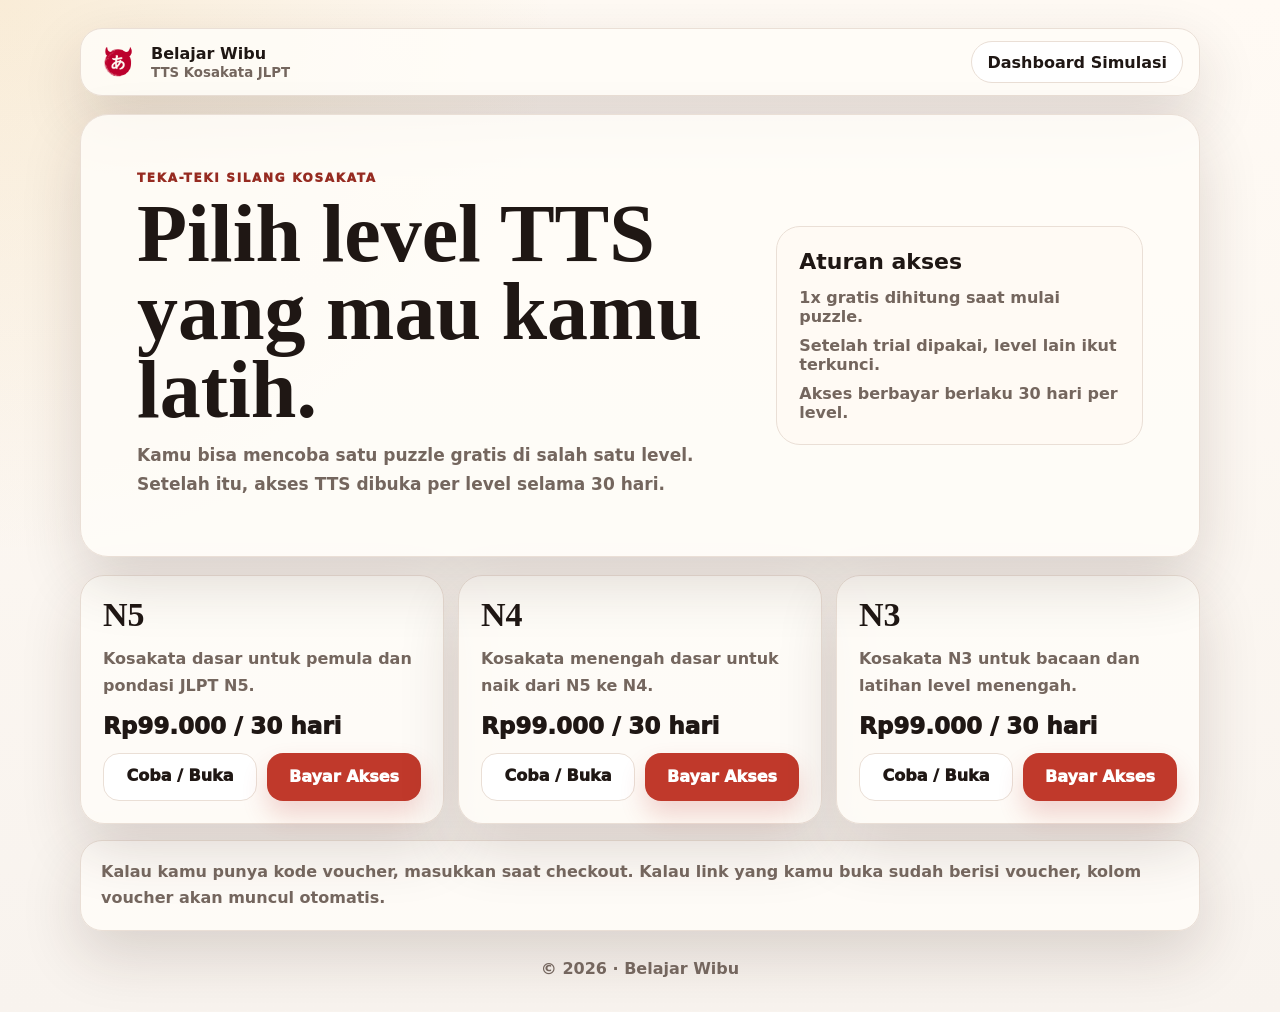
<file: awal.html>
<!doctype html>
<html lang="id">
  <head>
    <meta charset="utf-8" />
    <meta name="viewport" content="width=device-width, initial-scale=1" />
    <link rel="shortcut icon" href="./favicon.ico?v=2" />
    <link rel="icon" href="./favicon.ico?v=2" sizes="any" />
    <link
      rel="icon"
      type="image/png"
      sizes="32x32"
      href="./favicon-32x32.png?v=2"
    />
    <link
      rel="apple-touch-icon"
      sizes="180x180"
      href="./apple-touch-icon.png?v=2"
    />
    <title>TTS Kosakata JLPT | Belajar Wibu</title>
    <meta
      name="description"
      content="Latihan teka-teki silang kosakata JLPT N5, N4, dan N3. Coba satu puzzle gratis, lalu buka akses per level selama 30 hari."
    />
    <style>
      :root {
        --bg: #f8f3ee;
        --paper: #fffdf9;
        --ink: #1f1714;
        --muted: #74665e;
        --line: #eadfd6;
        --red: #c0392b;
        --red-dark: #962b21;
        --gold: #d9a441;
        --shadow: 0 24px 60px rgba(56, 32, 24, 0.16);
      }
      * {
        box-sizing: border-box;
      }
      body {
        margin: 0;
        min-height: 100vh;
        background:
          radial-gradient(
            circle at top left,
            rgba(217, 164, 65, 0.16),
            transparent 34%
          ),
          linear-gradient(180deg, #fffaf4 0%, var(--bg) 100%);
        color: var(--ink);
        font-family:
          Inter,
          ui-sans-serif,
          system-ui,
          -apple-system,
          BlinkMacSystemFont,
          "Segoe UI",
          sans-serif;
        letter-spacing: 0;
      }
      button,
      input {
        font: inherit;
      }
      button {
        cursor: pointer;
      }
      .wrap {
        width: min(1120px, calc(100% - 32px));
        margin: 0 auto;
        padding: 28px 0 34px;
      }
      .topbar,
      .hero,
      .level-card,
      .note,
      .modal-card {
        background: rgba(255, 253, 249, 0.86);
        border: 1px solid var(--line);
        box-shadow: var(--shadow);
      }
      .topbar {
        min-height: 68px;
        display: flex;
        align-items: center;
        justify-content: space-between;
        gap: 18px;
        padding: 12px 16px;
        border-radius: 22px;
      }
      .brand {
        display: flex;
        align-items: center;
        gap: 12px;
        font-weight: 900;
      }
      .brand img {
        width: 42px;
        height: 42px;
        object-fit: contain;
      }
      .brand small {
        display: block;
        color: var(--muted);
        font-weight: 800;
        margin-top: 2px;
      }
      .dashboard-link {
        min-height: 42px;
        padding: 10px 15px;
        border: 1px solid var(--line);
        border-radius: 999px;
        background: #fff;
        color: var(--ink);
        text-decoration: none;
        font-weight: 900;
        display: inline-flex;
        align-items: center;
      }
      .hero {
        margin-top: 18px;
        border-radius: 28px;
        padding: clamp(26px, 5vw, 56px);
        display: grid;
        grid-template-columns: minmax(0, 1.25fr) minmax(280px, 0.75fr);
        gap: 28px;
        align-items: center;
        overflow: hidden;
        position: relative;
      }
      .kicker {
        color: var(--red-dark);
        font-size: 12px;
        font-weight: 950;
        letter-spacing: 0.14em;
        text-transform: uppercase;
      }
      h1 {
        margin: 10px 0 12px;
        max-width: 760px;
        font-family: Georgia, "Times New Roman", serif;
        font-size: clamp(42px, 7vw, 82px);
        line-height: 0.95;
        letter-spacing: 0;
      }
      .hero p {
        margin: 0;
        max-width: 650px;
        color: var(--muted);
        font-size: 17px;
        line-height: 1.75;
        font-weight: 650;
      }
      .hero-panel {
        padding: 22px;
        border: 1px solid var(--line);
        border-radius: 24px;
        background: #fffaf4;
      }
      .hero-panel strong {
        display: block;
        margin-bottom: 8px;
        font-size: 22px;
      }
      .hero-panel ul {
        margin: 14px 0 0;
        padding: 0;
        list-style: none;
        display: grid;
        gap: 10px;
      }
      .hero-panel li {
        color: var(--muted);
        font-weight: 800;
      }
      .levels {
        margin-top: 18px;
        display: grid;
        grid-template-columns: repeat(3, minmax(0, 1fr));
        gap: 14px;
      }
      .level-card {
        min-height: 100%;
        border-radius: 24px;
        padding: 22px;
        display: grid;
        gap: 14px;
      }
      .level-card h2 {
        margin: 0;
        font-family: Georgia, "Times New Roman", serif;
        font-size: 34px;
        line-height: 1;
      }
      .level-card p {
        margin: 0;
        color: var(--muted);
        line-height: 1.65;
        font-weight: 650;
      }
      .price {
        font-size: 23px;
        font-weight: 950;
      }
      .actions {
        display: grid;
        grid-template-columns: 1fr 1fr;
        gap: 10px;
        margin-top: auto;
      }
      .btn {
        min-height: 48px;
        border: 1px solid transparent;
        border-radius: 16px;
        padding: 12px 14px;
        font-weight: 950;
        text-align: center;
        text-decoration: none;
      }
      .btn-red {
        background: var(--red);
        color: #fff;
        box-shadow: 0 14px 26px rgba(192, 57, 43, 0.2);
      }
      .btn-light {
        background: #fff;
        color: var(--ink);
        border-color: var(--line);
      }
      .note {
        margin-top: 16px;
        border-radius: 22px;
        padding: 18px 20px;
        color: var(--muted);
        font-weight: 700;
        line-height: 1.65;
      }
      .footer {
        padding: 28px 0 0;
        text-align: center;
        color: var(--muted);
        font-weight: 800;
      }
      .modal {
        position: fixed;
        inset: 0;
        z-index: 50;
        display: none;
        align-items: center;
        justify-content: center;
        padding: 18px;
        background: rgba(31, 23, 20, 0.58);
      }
      .modal.active {
        display: flex;
      }
      .modal-card {
        width: min(520px, 100%);
        max-height: min(92vh, 760px);
        overflow: auto;
        border-radius: 28px;
        padding: 22px;
      }
      .modal-head {
        display: flex;
        align-items: start;
        justify-content: space-between;
        gap: 14px;
        margin-bottom: 14px;
      }
      .modal h2 {
        margin: 0;
        font-family: Georgia, "Times New Roman", serif;
        font-size: 34px;
      }
      .modal .muted {
        margin: 6px 0 0;
        color: var(--muted);
        font-weight: 700;
        line-height: 1.6;
      }
      .close {
        width: 42px;
        height: 42px;
        border: 1px solid var(--line);
        border-radius: 999px;
        background: #fff;
        font-size: 22px;
        line-height: 1;
      }
      form {
        display: grid;
        gap: 12px;
      }
      label {
        display: grid;
        gap: 7px;
        color: var(--muted);
        font-size: 12px;
        font-weight: 950;
        text-transform: uppercase;
        letter-spacing: 0.08em;
      }
      input {
        width: 100%;
        min-height: 50px;
        border: 1px solid var(--line);
        border-radius: 15px;
        padding: 12px 14px;
        background: #fff;
        color: var(--ink);
        font-weight: 800;
        text-transform: none;
        letter-spacing: 0;
      }
      .voucher-toggle {
        width: fit-content;
        min-height: auto;
        border: 0;
        padding: 2px 0;
        background: transparent;
        color: var(--red-dark);
        font-size: 13px;
        font-weight: 950;
      }
      .voucher-field {
        display: none;
      }
      .voucher-field.active {
        display: grid;
      }
      .safe-note {
        color: var(--muted);
        text-align: center;
        font-size: 12px;
        font-weight: 750;
        line-height: 1.55;
      }
      .status {
        min-height: 20px;
        color: var(--red-dark);
        font-size: 13px;
        font-weight: 850;
      }
      @media (max-width: 820px) {
        .hero,
        .levels {
          grid-template-columns: 1fr;
        }
        .topbar {
          align-items: flex-start;
          flex-direction: column;
        }
        .dashboard-link {
          width: 100%;
          justify-content: center;
        }
        .actions {
          grid-template-columns: 1fr;
        }
      }
    </style>
  </head>
  <body>
    <div class="wrap">
      <header class="topbar">
        <div class="brand">
          <img src="./favicon.png" alt="" />
          <div>
            Belajar Wibu
            <small>TTS Kosakata JLPT</small>
          </div>
        </div>
        <a class="dashboard-link" href="https://simulasi.belajarwibu.com/"
          >Dashboard Simulasi</a
        >
      </header>

      <section class="hero">
        <div>
          <div class="kicker">Teka-teki silang kosakata</div>
          <h1>Pilih level TTS yang mau kamu latih.</h1>
          <p>
            Kamu bisa mencoba satu puzzle gratis di salah satu level. Setelah
            itu, akses TTS dibuka per level selama 30 hari.
          </p>
        </div>
        <aside class="hero-panel">
          <strong>Aturan akses</strong>
          <ul>
            <li>1x gratis dihitung saat mulai puzzle.</li>
            <li>Setelah trial dipakai, level lain ikut terkunci.</li>
            <li>Akses berbayar berlaku 30 hari per level.</li>
          </ul>
        </aside>
      </section>

      <section class="levels" aria-label="Pilih level TTS">
        <article class="level-card">
          <h2>N5</h2>
          <p>Kosakata dasar untuk pemula dan pondasi JLPT N5.</p>
          <div class="price">Rp99.000 / 30 hari</div>
          <div class="actions">
            <a class="btn btn-light" href="./N5/">Coba / Buka</a>
            <button
              class="btn btn-red"
              type="button"
              data-checkout="tts_n5_30d"
            >
              Bayar Akses
            </button>
          </div>
        </article>
        <article class="level-card">
          <h2>N4</h2>
          <p>Kosakata menengah dasar untuk naik dari N5 ke N4.</p>
          <div class="price">Rp99.000 / 30 hari</div>
          <div class="actions">
            <a class="btn btn-light" href="./N4/">Coba / Buka</a>
            <button
              class="btn btn-red"
              type="button"
              data-checkout="tts_n4_30d"
            >
              Bayar Akses
            </button>
          </div>
        </article>
        <article class="level-card">
          <h2>N3</h2>
          <p>Kosakata N3 untuk bacaan dan latihan level menengah.</p>
          <div class="price">Rp99.000 / 30 hari</div>
          <div class="actions">
            <a class="btn btn-light" href="./N3/">Coba / Buka</a>
            <button
              class="btn btn-red"
              type="button"
              data-checkout="tts_n3_30d"
            >
              Bayar Akses
            </button>
          </div>
        </article>
      </section>

      <div class="note">
        Kalau kamu punya kode voucher, masukkan saat checkout. Kalau link yang
        kamu buka sudah berisi voucher, kolom voucher akan muncul otomatis.
      </div>
      <footer class="footer">© 2026 · Belajar Wibu</footer>
    </div>

    <div class="modal" id="checkoutModal" aria-hidden="true">
      <div
        class="modal-card"
        role="dialog"
        aria-modal="true"
        aria-labelledby="checkoutTitle"
      >
        <div class="modal-head">
          <div>
            <h2 id="checkoutTitle">Isi Data Akses</h2>
            <p class="muted" id="checkoutMeta">TTS JLPT · Rp99.000</p>
          </div>
          <button
            class="close"
            type="button"
            id="checkoutClose"
            aria-label="Tutup"
          >
            ×
          </button>
        </div>
        <form id="checkoutForm">
          <label
            >Nama
            <input
              name="name"
              required
              autocomplete="name"
              placeholder="Nama kamu"
            />
          </label>
          <label
            >WhatsApp
            <input
              name="whatsapp"
              required
              inputmode="tel"
              autocomplete="tel"
              placeholder="08xxxxxxxxxx"
            />
          </label>
          <label
            >Email
            <input
              name="email"
              required
              type="email"
              autocomplete="email"
              placeholder="email@contoh.com"
            />
          </label>
          <button class="voucher-toggle" type="button" id="voucherToggle">
            Punya kode voucher?
          </button>
          <label class="voucher-field" id="voucherField"
            >Kode Voucher
            <input
              name="voucher"
              autocomplete="off"
              placeholder="Masukkan kode jika ada"
            />
          </label>
          <button class="btn btn-red" type="submit" id="checkoutSubmit">
            Lanjut Bayar
          </button>
          <div class="safe-note">
            Pembayaran aman. Akses dikirim otomatis ke WhatsApp dan email
            setelah berhasil.
          </div>
          <div class="status" id="checkoutStatus"></div>
        </form>
      </div>
    </div>

    <script>
      const BWTX_API_BASE = "https://admin.belajarwibu.com/wp-json/bwtx/v1";
      const PRODUCTS = [
        { key: "tts_n5_30d", title: "TTS N5", price: 99000, path: "./N5/" },
        { key: "tts_n4_30d", title: "TTS N4", price: 99000, path: "./N4/" },
        { key: "tts_n3_30d", title: "TTS N3", price: 99000, path: "./N3/" },
      ];
      const params = new URLSearchParams(location.search);
      const modal = document.getElementById("checkoutModal");
      const form = document.getElementById("checkoutForm");
      const statusEl = document.getElementById("checkoutStatus");
      const submitBtn = document.getElementById("checkoutSubmit");
      const voucherToggle = document.getElementById("voucherToggle");
      const voucherField = document.getElementById("voucherField");
      let selectedProduct = null;

      const formatRupiah = (value) =>
        new Intl.NumberFormat("id-ID", {
          style: "currency",
          currency: "IDR",
          maximumFractionDigits: 0,
        }).format(value);

      function absoluteUrl(path) {
        if (/^https?:\/\//i.test(path)) return path;
        if (location.protocol === "file:") {
          return `https://tts.belajarwibu.com/${path.replace(/^\.?\//, "")}`;
        }
        return new URL(path, location.href).href;
      }

      function openCheckout(productKey) {
        selectedProduct =
          PRODUCTS.find((item) => item.key === productKey) || PRODUCTS[0];
        document.getElementById("checkoutMeta").textContent =
          `${selectedProduct.title} · ${formatRupiah(selectedProduct.price)} / 30 hari`;
        form.reset();
        statusEl.textContent = "";
        submitBtn.disabled = false;
        resetVoucher();
        const voucher = params.get("voucher") || params.get("coupon") || "";
        if (voucher) showVoucher(voucher);
        modal.classList.add("active");
        modal.setAttribute("aria-hidden", "false");
        document.body.style.overflow = "hidden";
      }

      function closeCheckout() {
        modal.classList.remove("active");
        modal.setAttribute("aria-hidden", "true");
        document.body.style.overflow = "";
      }

      function showVoucher(value = "") {
        voucherField.classList.add("active");
        voucherToggle.style.display = "none";
        const input = voucherField.querySelector("input");
        if (input && value) input.value = value;
        if (input && !value) input.focus();
      }

      function resetVoucher() {
        voucherField.classList.remove("active");
        voucherToggle.style.display = "";
      }

      document.querySelectorAll("[data-checkout]").forEach((button) => {
        button.addEventListener("click", () =>
          openCheckout(button.dataset.checkout),
        );
      });
      document
        .getElementById("checkoutClose")
        .addEventListener("click", closeCheckout);
      modal.addEventListener("click", (event) => {
        if (event.target === modal) closeCheckout();
      });
      voucherToggle.addEventListener("click", () => showVoucher());

      form.addEventListener("submit", async (event) => {
        event.preventDefault();
        const data = new FormData(form);
        const accessUrl = absoluteUrl(selectedProduct.path);
        submitBtn.disabled = true;
        statusEl.textContent = "Sebentar, link pembayaran sedang dibuat...";
        try {
          const response = await fetch(`${BWTX_API_BASE}/create-payment`, {
            method: "POST",
            headers: { "Content-Type": "application/json" },
            body: JSON.stringify({
              source: selectedProduct.key,
              productKey: selectedProduct.key,
              planKey: selectedProduct.key,
              productName: selectedProduct.title,
              itemName: selectedProduct.title,
              productCategory: "tts",
              amount: selectedProduct.price,
              minimumAmount: selectedProduct.price,
              defaultPrice: selectedProduct.price,
              accessUrl,
              resumeUrl: accessUrl,
              finishUrl: accessUrl,
              maxAttempts: -1,
              name: String(data.get("name") || "").trim(),
              whatsapp: String(data.get("whatsapp") || "").trim(),
              email: String(data.get("email") || "").trim(),
              couponCode: String(data.get("voucher") || "").trim(),
            }),
          });
          const payload = await response.json().catch(() => ({}));
          if (!response.ok || !payload.ok)
            throw new Error(payload.error || "Gagal membuat pembayaran.");
          location.href = payload.redirectUrl;
        } catch (error) {
          statusEl.textContent = error.message || "Gagal membuat pembayaran.";
          submitBtn.disabled = false;
        }
      });

      const directCheckout = params.get("checkout") || params.get("product");
      if (directCheckout) openCheckout(directCheckout);
    </script>
  </body>
</html>
</file>
<file: assets/tts-style.css>
:root {
  color-scheme: dark;
  --bg:#09090b; --surface:#111116; --surface-high:#17171c;
  --border:rgba(255,255,255,.08); --border-strong:rgba(255,255,255,.16);
  --text:#f5f5f5; --muted:#a1a1aa; --red:#d94a43; --red-hover:#c83f39;
  --paper:#f7f4ed; --paper-active:#fff7f4; --paper-line:#d8d2c7; --ink:#171717;
}
*{box-sizing:border-box} html{scroll-behavior:smooth} body{margin:0;min-height:100vh;background:var(--bg);color:var(--text);font-family:Inter,-apple-system,BlinkMacSystemFont,"Segoe UI",sans-serif} button,input{font:inherit}button{cursor:pointer}[hidden]{display:none!important}
.app{width:min(1180px,100%);margin:auto;padding:0 20px 28px}.topbar{min-height:58px;position:sticky;top:0;z-index:30;display:grid;grid-template-columns:minmax(120px,1fr) auto minmax(120px,1fr);align-items:center;gap:14px;margin:0 -20px;padding:9px 24px;background:rgba(9,9,11,.94);backdrop-filter:blur(16px);border-bottom:1px solid var(--border)}
.brand{display:inline-flex;align-items:center;gap:9px;width:max-content;color:var(--text);text-decoration:none;font-size:13px;font-weight:800}.brand img{width:28px;height:28px;object-fit:contain}.level-nav{display:flex;align-items:center;gap:3px;padding:3px;border:1px solid var(--border);border-radius:999px;background:var(--surface)}.level-link{min-width:45px;padding:6px 11px;border-radius:999px;color:var(--muted);text-decoration:none;text-align:center;font-size:11px;font-weight:800}.level-link small{display:none}.level-link.current{background:var(--red);color:#fff}.level-link:not(.current):hover{color:var(--text);background:var(--surface-high)}.top-actions{justify-self:end}.icon-btn{width:34px;height:34px;display:inline-grid;place-items:center;padding:0;border:1px solid var(--border);border-radius:999px;background:var(--surface);color:var(--muted);font-weight:800;line-height:1}.icon-btn:hover{color:var(--text);border-color:var(--border-strong)}
.account-menu{position:relative}.account-menu summary{list-style:none}.account-menu summary::-webkit-details-marker{display:none}.account-popover{position:absolute;right:0;top:42px;width:240px;display:grid;gap:4px;padding:10px;border:1px solid var(--border);border-radius:14px;background:var(--surface-high);box-shadow:0 20px 50px rgba(0,0,0,.48)}.account-status{padding:8px 9px 10px;color:var(--muted);font-size:12px;line-height:1.5;border-bottom:1px solid var(--border)}.menu-btn{width:100%;border:0;border-radius:9px;padding:10px;background:transparent;color:var(--text);text-align:left;font-size:13px;font-weight:650}.menu-btn:hover{background:rgba(255,255,255,.06)}.game-menu-item{display:none}body.game-active .game-menu-item{display:block}
.start-screen{min-height:calc(100vh - 58px);display:grid;place-items:center;padding:52px 0 90px}body.game-active .start-screen{display:none}.hero-simple{width:min(680px,100%);text-align:center}.hero-kanji{margin-bottom:14px;color:var(--red);font-family:"Noto Serif JP",serif;font-size:13px;font-weight:700;letter-spacing:.25em}h1{margin:0;font-size:clamp(36px,7vw,62px);line-height:1.05;letter-spacing:-.045em}.hero-simple p{max-width:540px;margin:18px auto 30px;color:var(--muted);font-size:clamp(14px,2vw,17px);line-height:1.75}
.btn{min-height:42px;border-radius:11px;padding:10px 17px;border:1px solid transparent;font-size:13px;font-weight:800;transition:.16s ease}.btn:hover{transform:translateY(-1px)}.btn-primary{background:var(--red);color:#fff}.btn-primary:hover{background:var(--red-hover)}.btn-secondary{background:var(--surface-high);color:var(--text);border-color:var(--border)}.btn-secondary:hover{border-color:var(--border-strong)}.btn:disabled{opacity:.42;cursor:not-allowed;transform:none}.hero-start{min-width:190px;min-height:52px;font-size:15px}.resume-link,.text-action,.footer button,.checkout-recover{display:block;margin:14px auto 0;padding:3px;border:0;background:transparent;color:var(--muted);font-size:13px;text-decoration:underline;text-underline-offset:4px}.resume-link:hover,.text-action:hover,.footer button:hover,.checkout-recover:hover{color:var(--text)}#resume-btn{display:none}
.game-screen{display:none}body.game-active{min-height:100vh;overflow-x:hidden}body.game-active .app{padding-bottom:28px}body.game-active .game-screen{display:block;padding:18px 0 10px}body.game-active .footer{display:block}
.active-clue{width:100%;max-width:none;margin:0 0 10px;padding:10px 12px;border:1px solid var(--border);border-radius:12px;background:var(--surface);position:relative}.active-clue-topline{display:flex;align-items:center;justify-content:space-between;gap:12px;margin-bottom:5px}.active-clue-label{color:var(--muted);font-size:9px;font-weight:800;letter-spacing:.12em;text-transform:uppercase}.game-progress{display:none}.active-clue-copy{display:grid;grid-template-columns:minmax(0,1fr);gap:1px;min-width:0}.active-clue-copy strong{font-family:"Noto Sans JP",sans-serif;font-size:16px;line-height:1.35}#active-clue-meaning{color:var(--muted);font-size:12px}.active-example{display:grid;gap:1px;margin-top:5px;padding-left:9px;border-left:2px solid var(--red);color:#dedee1;font-family:"Noto Sans JP",sans-serif;font-size:11px;line-height:1.45}.active-example small{color:var(--muted);font-family:Inter,sans-serif}.direct-entry{position:fixed;left:50%;bottom:0;width:1px;height:1px;padding:0;border:0;opacity:.01;pointer-events:none;transform:translateX(-50%);caret-color:transparent}
.main{display:grid;grid-template-columns:minmax(0,1fr) 320px;gap:20px;align-items:start}.board-area{display:grid;justify-items:center;gap:10px;min-width:0}.board-shell{width:min(100%,540px);overflow:hidden;display:grid;place-items:center;padding:10px;border:1px solid var(--border);border-radius:14px;background:var(--surface);box-shadow:0 18px 48px rgba(0,0,0,.3)}#crossword-grid{--cell-size:42px;--cell-font:20px;--cell-number:8px;display:grid;grid-template-columns:repeat(var(--cols),var(--cell-size));grid-template-rows:repeat(var(--rows),var(--cell-size));gap:2px;width:max-content;height:max-content;justify-content:center;align-content:center}.cell{position:relative;width:var(--cell-size);height:var(--cell-size);min-width:0}.cell.blocked{border-radius:4px;background:#202027}.cell-display{width:100%;height:100%;display:grid;place-items:center;padding:0;border:1px solid var(--paper-line);border-radius:4px;outline:0;background:var(--paper);color:var(--ink);text-align:center;font-family:"Noto Sans JP",sans-serif;font-size:var(--cell-font);font-weight:700}.cell-display:hover{border-color:#c2b9ab}.cell-display.highlighted{border-color:var(--red);background:#fff0ec;box-shadow:inset 0 0 0 1px rgba(217,74,67,.22)}.cell-display.active-cell{position:relative;z-index:2;border-color:var(--red);background:var(--red)!important;color:#fff!important;box-shadow:0 0 0 2px rgba(255,255,255,.88),0 0 0 4px rgba(217,74,67,.52)}.cell-display.locked{color:var(--ink)}.cell-display.correct-cell{background:#ded8cc;border-color:#a9a093;color:#111;box-shadow:inset 0 -3px 0 rgba(217,74,67,.92)}.cell-display.correct-cell.highlighted{background:#eadfd8;border-color:var(--red)}.cell-display.hint{color:#8e2e29;background:#f9ddd7;border-color:#d9847e;box-shadow:inset 0 -3px 0 rgba(217,74,67,.55)}.cell-display.revealed-cell{background:#e8e4dc;color:#45413d}.cell-display.needs-review{border-color:var(--red);box-shadow:inset 0 0 0 2px rgba(217,74,67,.42)}.cell.word-active .cell-number{color:#8f2f2b}.cell.cell-active .cell-number{color:#fff;text-shadow:0 1px 2px rgba(0,0,0,.3)}.cell-number{position:absolute;top:2px;left:3px;z-index:3;color:var(--red);font-size:var(--cell-number);font-weight:800;line-height:1;pointer-events:none}
.controls{width:min(100%,520px);display:grid;grid-template-columns:1.2fr .9fr .9fr;gap:8px}.danger-link{color:#8d8d95}.status{min-height:16px;color:var(--muted);font-size:11px;text-align:center;line-height:1.35}
.panel{width:320px;display:grid;grid-template-rows:auto minmax(0,1fr);border:1px solid var(--border);border-radius:14px;background:var(--surface);overflow:hidden}.clue-tabs{display:grid;grid-template-columns:1fr 1fr;padding:5px;border-bottom:1px solid var(--border);background:rgba(255,255,255,.015)}.clue-tab{min-height:34px;border:0;border-radius:8px;background:transparent;color:var(--muted);font-size:10px;font-weight:800;letter-spacing:.08em;text-transform:uppercase}.clue-tab.active{background:var(--surface-high);color:var(--text)}.clue-section{max-height:520px;overflow:auto;padding:8px}.clue-list{display:grid;gap:6px;list-style:none;margin:0;padding:0}.clue-item{position:relative;display:grid;grid-template-columns:24px minmax(0,1fr) auto;gap:6px;align-content:center;align-items:start;padding:8px;border:1px solid transparent;border-radius:8px;color:var(--muted);cursor:pointer;line-height:1.3}.clue-item:hover{background:rgba(255,255,255,.035)}.clue-item.active{border-color:rgba(217,74,67,.48);background:var(--surface-high)}.clue-item.active::before{content:"";position:absolute;inset:6px auto 6px 0;width:2px;border-radius:2px;background:var(--red)}.clue-item.solved{opacity:1;border-color:rgba(255,255,255,.08);background:rgba(255,255,255,.045);box-shadow:inset 3px 0 0 rgba(217,74,67,.42)}.clue-item.review .clue-feedback{display:block}.clue-num{color:var(--red);font-size:11px;font-weight:800}.clue-item.solved .clue-term{color:#d0d0d5}.clue-item.solved .clue-meaning{color:#777780}.clue-copy{display:grid;gap:1px;min-width:0}.clue-term{color:var(--text);font-family:"Noto Sans JP",sans-serif;font-size:12px;font-weight:700;overflow-wrap:anywhere}.clue-meaning{color:var(--muted);font-size:10px;white-space:nowrap;overflow:hidden;text-overflow:ellipsis}.clue-feedback{display:none;grid-column:2/-1;margin-top:1px;color:#d67b75;font-size:9px}.clue-audio{width:25px;height:25px;display:grid;place-items:center;border:1px solid var(--border);border-radius:999px;background:transparent;color:var(--text);font-size:11px}

.clue-toast{display:none!important}
.footer{margin-top:44px;padding:20px 0 5px;color:#666;font-size:12px;text-align:center}.footer span{margin:0 5px}.footer button{display:inline;margin:0;font-size:12px}
.modal{position:fixed;inset:0;z-index:100;display:none;align-items:center;justify-content:center;padding:18px;background:rgba(0,0,0,.74);backdrop-filter:blur(6px)}.modal.show{display:flex}.modal-card,.tts-checkout-card{width:min(100%,460px);max-height:min(760px,92dvh);overflow:auto;border:1px solid var(--border);border-radius:18px;background:var(--surface-high);color:var(--text);box-shadow:0 30px 90px rgba(0,0,0,.55)}.result-card{width:min(100%,620px)}.modal-head{display:flex;align-items:center;justify-content:space-between;gap:12px;padding:16px 18px;border-bottom:1px solid var(--border)}.modal-title{margin:0;font-size:20px;letter-spacing:-.025em}.jp-title{font-family:"Noto Sans JP",sans-serif}.modal-body{padding:17px 18px 20px;color:#d5d5d8;font-size:14px;line-height:1.65}.modal-body p:first-child{margin-top:0}.help-list{display:grid;gap:14px;margin:0;padding-left:22px}.help-list li{padding-left:4px}.help-list strong{display:block;color:var(--text)}.help-list span{display:block;margin-top:3px;color:var(--muted)}code{padding:2px 5px;border-radius:5px;background:rgba(255,255,255,.07);color:#fff}.modal-actions{display:grid;grid-template-columns:1fr 1fr;gap:8px;padding:0 18px 18px}.modal-actions-inline{padding:12px 0 0}.result-list{display:grid;gap:7px;margin-top:14px}.result-item{display:grid;grid-template-columns:minmax(150px,42%) 1fr auto;gap:12px;align-items:center;padding:10px;border:1px solid var(--border);border-radius:11px;background:var(--surface)}.jp{font-family:"Noto Sans JP",sans-serif;font-size:17px;font-weight:700}.romaji{color:var(--muted);font-size:11px;overflow-wrap:anywhere}.meaning{color:#ddd;font-size:13px}.speak-btn{width:34px;height:34px;border:1px solid var(--border);border-radius:999px;background:transparent;color:var(--text)}
.tts-checkout-field{display:grid;gap:6px;color:#ddd;font-size:12px;font-weight:700}.tts-checkout-field input{width:100%;padding:13px 14px;border:1px solid var(--border);border-radius:11px;outline:0;background:var(--surface);color:var(--text)}.tts-checkout-field input:focus{border-color:rgba(217,74,67,.65);box-shadow:0 0 0 3px rgba(217,74,67,.12)}.tts-checkout-error{min-height:18px;color:#ff8e88;font-size:12px}.tts-checkout-modal{z-index:200}.tts-checkout-card{width:min(100%,500px);padding:18px}.tts-checkout-head{display:grid;grid-template-columns:1fr auto;gap:12px;align-items:start;margin-bottom:8px}.paywall-label{margin-bottom:7px;color:var(--red);font-size:10px;font-weight:800;letter-spacing:.12em;text-transform:uppercase}.tts-checkout-title{margin:0;font-size:27px;line-height:1.04;letter-spacing:-.04em}.tts-checkout-subtitle{margin:6px 0 0;color:var(--muted);font-size:13px;line-height:1.45}.bundle-switch{width:100%;margin:8px 0 15px;padding:11px 13px;border:1px solid var(--border);border-radius:11px;background:var(--surface);color:var(--text);font-size:13px;font-weight:700}.bundle-switch:hover{border-color:rgba(217,74,67,.5)}.tts-checkout-form{display:grid;gap:10px}.tts-voucher-toggle,.checkout-recover{width:max-content;margin:0;padding:2px 0;border:0;background:transparent;color:var(--muted);font-size:12px;text-decoration:underline;text-underline-offset:3px}.tts-voucher-field{display:none}.tts-voucher-field.active{display:grid}.tts-checkout-submit{width:100%}.access-view[hidden]{display:none!important}#access-login-view .tts-checkout-form{padding-top:4px}.tts-checkout-error:empty{min-height:0}.account-menu .menu-btn[hidden]{display:none}
@media(max-width:860px){
  .app{padding-inline:10px}.topbar{grid-template-columns:auto 1fr auto;margin-inline:-10px;padding:9px 10px}.brand{gap:7px;font-size:12px}.brand img{width:26px;height:26px}.brand span{display:inline}.level-nav{justify-self:center}.level-link{min-width:38px;padding:6px 8px}.top-actions{justify-self:end}
  body.game-active .app{padding-bottom:24px}body.game-active .topbar{position:sticky;top:0;height:auto;min-height:58px;margin-inline:-10px;padding:9px 10px;border-bottom:1px solid var(--border);background:rgba(9,9,11,.94);pointer-events:auto}body.game-active .topbar .brand,body.game-active .topbar .level-nav{display:flex}body.game-active .top-actions{position:static;pointer-events:auto}body.game-active .account-popover{top:42px}
  body.game-active .game-screen{display:block;height:auto;padding:10px 0}.active-clue{display:block;width:min(100%,430px);margin:0 auto 8px;padding:8px 10px;border-radius:10px}.active-clue-topline{display:none}.active-clue-copy strong{font-size:13px}.active-clue-copy #active-clue-meaning{font-size:10px}.active-example{display:none!important}
  .main{grid-template-columns:1fr;gap:14px}.board-area{gap:8px}.board-shell{width:min(100%,430px);padding:7px;border-radius:10px}.controls{width:min(100%,430px);grid-template-columns:1.05fr .85fr .85fr;gap:6px}.controls .btn{min-height:40px;padding:8px 8px;font-size:11px}.status{width:min(100%,430px);min-height:16px;font-size:10px}
  .panel{width:min(100%,430px);margin:0 auto;border-radius:12px}.clue-tabs{padding:4px}.clue-tab{min-height:34px;font-size:10px}.clue-section{max-height:none;overflow:visible;padding:8px}.clue-list{gap:5px}.clue-item{grid-template-columns:24px minmax(0,1fr) auto;padding:8px}.clue-num{font-size:11px}.clue-term{font-size:12px}.clue-meaning{display:block;font-size:10px}.clue-audio{width:24px;height:24px;font-size:10px}
}
@media(max-width:420px){.topbar{gap:7px}.brand{font-size:11px}.brand img{width:24px;height:24px}.level-link{min-width:34px;padding:5px 6px}.icon-btn{width:32px;height:32px}.controls{grid-template-columns:1fr .82fr .82fr}.controls .btn{font-size:10px}.clue-toast{top:66px;font-size:11px}}
@media(max-width:520px){.start-screen{padding-inline:10px}h1{font-size:clamp(35px,12vw,48px)}.result-item{grid-template-columns:1fr auto}.meaning{grid-column:1/-1}.modal-actions{grid-template-columns:1fr}.tts-checkout-card{padding:16px}.tts-checkout-title{font-size:25px}}

.clue-item.solved.active{border-color:rgba(217,74,67,.52);background:var(--surface-high);box-shadow:inset 3px 0 0 var(--red)}

.active-clue{text-align:center}
.active-clue-topline{justify-content:center}
.active-clue-copy{justify-items:center;text-align:center}
.active-example{justify-self:center;text-align:left;max-width:520px}

.pay-what-you-want{display:grid;gap:8px;margin:3px 0 1px;padding-top:2px}
.amount-heading{display:flex;align-items:center;justify-content:space-between;gap:12px}
.amount-heading span{color:var(--text);font-size:13px;font-weight:800}
.amount-heading small{display:none}
.amount-presets{display:grid;grid-template-columns:repeat(4,minmax(0,1fr));gap:7px}
.amount-option{min-height:43px;padding:8px 6px;border:1px solid var(--border);border-radius:10px;background:var(--surface);color:var(--text);font-size:12px;font-weight:800;line-height:1.15}
.amount-option small{display:none}
.amount-option:hover,.amount-option.active{border-color:rgba(217,74,67,.72);background:rgba(217,74,67,.12)}
.amount-option.active{box-shadow:inset 0 0 0 1px rgba(217,74,67,.28)}
.custom-amount-toggle{width:max-content;padding:1px 0;border:0;background:transparent;color:var(--muted);font-size:12px;text-decoration:underline;text-underline-offset:3px}
.custom-amount-toggle.active{color:var(--text)}
.checkout-value-note{margin:0;color:var(--muted);font-size:11px;line-height:1.4}
.checkout-value-note strong{color:var(--text)}
#tts-custom-amount-field[hidden]{display:none!important}
@media(max-width:520px){
  .amount-presets{grid-template-columns:repeat(2,minmax(0,1fr))}
}

.custom-amount-field{margin-top:1px}
@media(max-width:520px){
  .tts-checkout-card{padding:15px}
  .tts-checkout-title{font-size:24px}
  .tts-checkout-field input{padding:11px 12px}
  .amount-option{min-height:42px}
}
</file>
